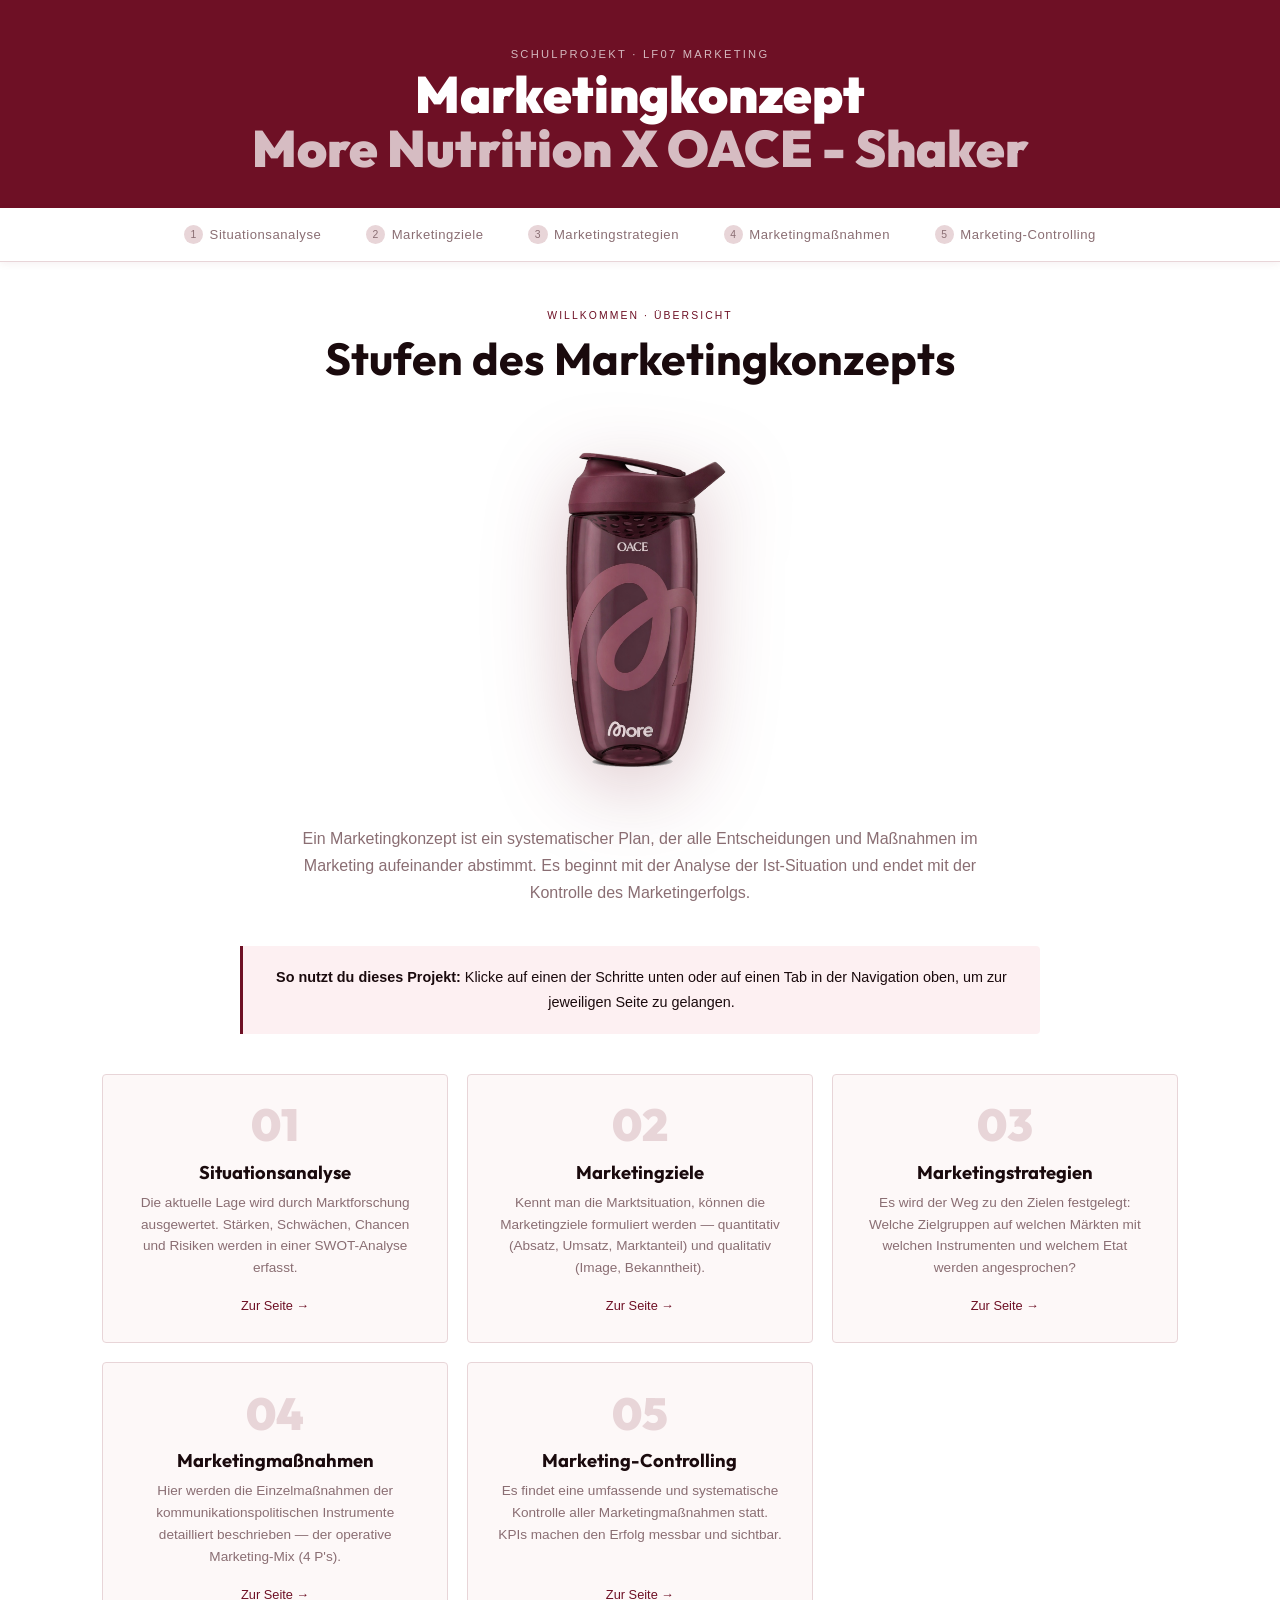
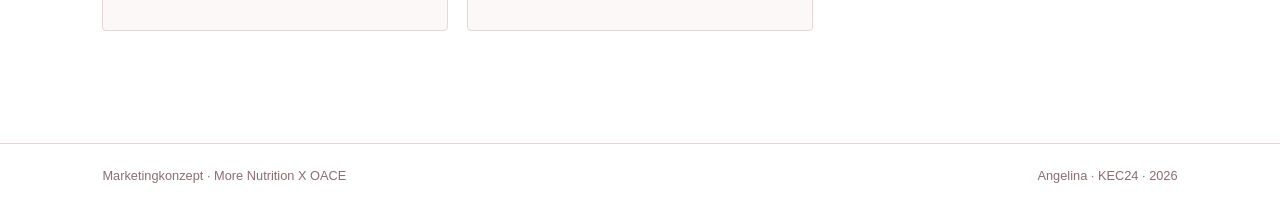
<file: index.html>
<!DOCTYPE html>
<html lang="de">
<head>
  <meta charset="UTF-8"/>
  <meta name="viewport" content="width=device-width, initial-scale=1.0"/>
  <title>Marketingkonzept – Startseite</title>
  <link rel="stylesheet" href="design.css"/>
</head>
<body>

<header>
  <div class="header-left">
    <p class="label">Schulprojekt · LF07 Marketing</p>
    <a href="index.html" style="text-decoration:none;">
      <h1>Marketingkonzept<br/><span>More Nutrition X OACE - Shaker</span></h1>
    </a>
  </div>
</header>
  
<nav class="page-nav">
  <a href="Situationsanalyse.html"     class="nav-link"><span class="nav-number">1</span>Situationsanalyse</a>
  <a href="Marketingziele.html"        class="nav-link"><span class="nav-number">2</span>Marketingziele</a>
  <a href="Marketingstrategien.html"   class="nav-link"><span class="nav-number">3</span>Marketingstrategien</a>
  <a href="Marketingmassnahmen.html"   class="nav-link"><span class="nav-number">4</span>Marketingmaßnahmen</a>
  <a href="Marketing-Controlling.html" class="nav-link"><span class="nav-number">5</span>Marketing-Controlling</a>
</nav>

<main>
  <div class="section-header">
    <p class="section-tag">Willkommen · Übersicht</p>
    <h2 class="section-title">Stufen des Marketingkonzepts</h2>
    <div class="shaker-wrapper">
      <img src="shaker.png" alt="More x OACE Shaker"/>
    </div>
    <p class="section-lead">Ein Marketingkonzept ist ein systematischer Plan, der alle Entscheidungen und Maßnahmen im Marketing aufeinander abstimmt. Es beginnt mit der Analyse der Ist-Situation und endet mit der Kontrolle des Marketingerfolgs.</p>
  </div>

  <div class="highlight">
    <strong>So nutzt du dieses Projekt:</strong> Klicke auf einen der Schritte unten oder auf einen Tab in der Navigation oben, um zur jeweiligen Seite zu gelangen.
  </div>

  <div class="steps-overview">

    <a href="Situationsanalyse.html" class="step-card">
      <span class="step-num">01</span>
      <h3>Situationsanalyse</h3>
      <p>Die aktuelle Lage wird durch Marktforschung ausgewertet. Stärken, Schwächen, Chancen und Risiken werden in einer SWOT-Analyse erfasst.</p>
      <span class="step-link">Zur Seite →</span>
    </a>

    <a href="Marketingziele.html" class="step-card">
      <span class="step-num">02</span>
      <h3>Marketingziele</h3>
      <p>Kennt man die Marktsituation, können die Marketingziele formuliert werden — quantitativ (Absatz, Umsatz, Marktanteil) und qualitativ (Image, Bekanntheit).</p>
      <span class="step-link">Zur Seite →</span>
    </a>

    <a href="Marketingstrategien.html" class="step-card">
      <span class="step-num">03</span>
      <h3>Marketingstrategien</h3>
      <p>Es wird der Weg zu den Zielen festgelegt: Welche Zielgruppen auf welchen Märkten mit welchen Instrumenten und welchem Etat werden angesprochen?</p>
      <span class="step-link">Zur Seite →</span>
    </a>

    <a href="Marketingmassnahmen.html" class="step-card">
      <span class="step-num">04</span>
      <h3>Marketingmaßnahmen</h3>
      <p>Hier werden die Einzelmaßnahmen der kommunikationspolitischen Instrumente detailliert beschrieben — der operative Marketing-Mix (4 P's).</p>
      <span class="step-link">Zur Seite →</span>
    </a>

    <a href="Marketing-Controlling.html" class="step-card">
      <span class="step-num">05</span>
      <h3>Marketing-Controlling</h3>
      <p>Es findet eine umfassende und systematische Kontrolle aller Marketingmaßnahmen statt. KPIs machen den Erfolg messbar und sichtbar.</p>
      <span class="step-link">Zur Seite →</span>
    </a>

  </div>
</main>
<footer>
  <span>Marketingkonzept · More Nutrition X OACE</span>
  <span>Angelina · KEC24 · 2026</span>
</footer>
</body>
</html>
</file>
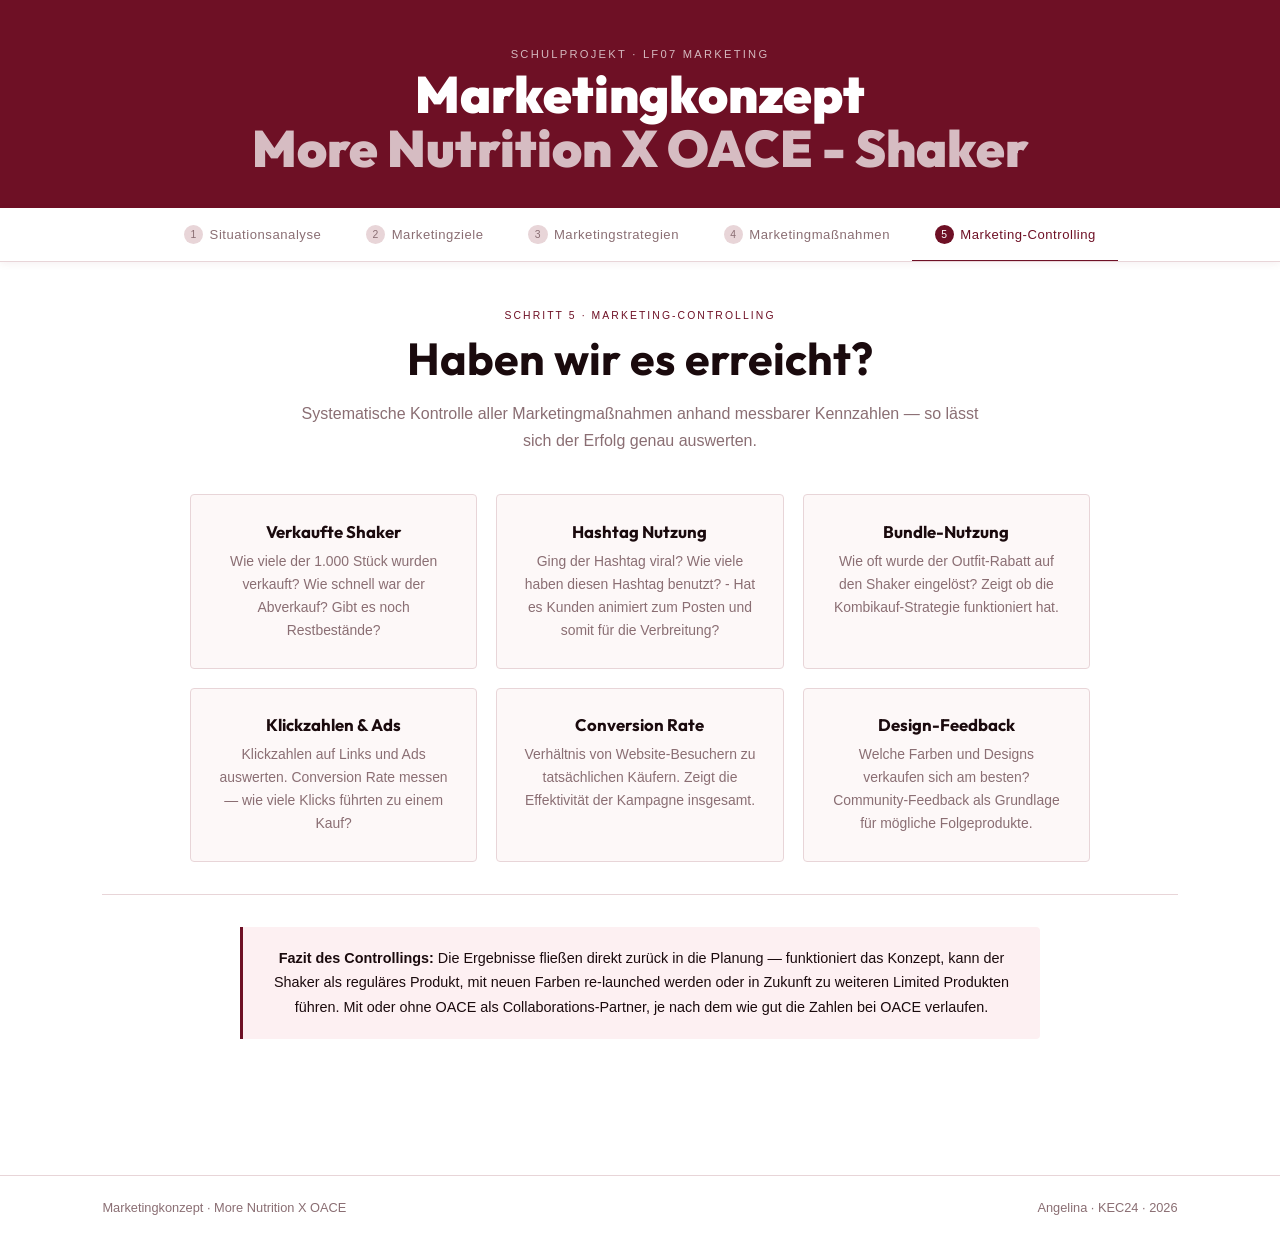
<file: Marketing-Controlling.html>
<!DOCTYPE html>
<html lang="de">
<head>
  <meta charset="UTF-8"/>
  <meta name="viewport" content="width=device-width, initial-scale=1.0"/>
  <title>Marketing-Controlling – Marketingkonzept</title>
  <link rel="stylesheet" href="design.css"/>
</head>
<body>

<header>
  <div class="header-left">
    <p class="label">Schulprojekt · LF07 Marketing</p>
    <a href="index.html" style="text-decoration:none;">
      <h1>Marketingkonzept<br/><span>More Nutrition X OACE - Shaker</span></h1>
    </a>
  </div>
</header>

<nav class="page-nav">
  <a href="Situationsanalyse.html"     class="nav-link"><span class="nav-number">1</span>Situationsanalyse</a>
  <a href="Marketingziele.html"        class="nav-link"><span class="nav-number">2</span>Marketingziele</a>
  <a href="Marketingstrategien.html"   class="nav-link"><span class="nav-number">3</span>Marketingstrategien</a>
  <a href="Marketingmassnahmen.html"   class="nav-link"><span class="nav-number">4</span>Marketingmaßnahmen</a>
  <a href="Marketing-Controlling.html" class="nav-link active"><span class="nav-number">5</span>Marketing-Controlling</a>
</nav>

<main>
  <div class="section-header">
  <p class="section-tag">Schritt 5 · Marketing-Controlling</p>
  <h2 class="section-title">Haben wir es erreicht?</h2>
  <p class="section-lead">Systematische Kontrolle aller Marketingmaßnahmen anhand messbarer Kennzahlen — so lässt sich der Erfolg genau auswerten.</p>
</div>

<div class="card-grid">
  <div class="card">
    <h3>Verkaufte Shaker</h3>
    <p>Wie viele der 1.000 Stück wurden verkauft? Wie schnell war der Abverkauf? Gibt es noch Restbestände?</p>
  </div>
  <div class="card">
    <h3>Hashtag Nutzung</h3>
    <p>Ging der Hashtag viral? Wie viele haben diesen Hashtag benutzt? - Hat es Kunden animiert zum Posten und somit für die Verbreitung?</p>
  </div>
  <div class="card">
    <h3>Bundle-Nutzung</h3>
    <p>Wie oft wurde der Outfit-Rabatt auf den Shaker eingelöst? Zeigt ob die Kombikauf-Strategie funktioniert hat.</p>
  </div>
  <div class="card">
    <h3>Klickzahlen & Ads</h3>
    <p>Klickzahlen auf Links und Ads auswerten. Conversion Rate messen — wie viele Klicks führten zu einem Kauf?</p>
  </div>
  <div class="card">
    <h3>Conversion Rate</h3>
    <p>Verhältnis von Website-Besuchern zu tatsächlichen Käufern. Zeigt die Effektivität der Kampagne insgesamt.</p>
  </div>
  <div class="card">
    <h3>Design-Feedback</h3>
    <p>Welche Farben und Designs verkaufen sich am besten? Community-Feedback als Grundlage für mögliche Folgeprodukte.</p>
  </div>
</div>

<hr class="divider"/>

<div class="highlight">
  <strong>Fazit des Controllings:</strong> Die Ergebnisse fließen direkt zurück in die Planung — funktioniert das Konzept, kann der Shaker als reguläres Produkt, mit neuen Farben re-launched werden oder in Zukunft zu weiteren Limited Produkten führen. Mit oder ohne OACE als Collaborations-Partner, je nach dem wie gut die Zahlen bei OACE verlaufen.
</div>
  </main>
<footer>
  <span>Marketingkonzept · More Nutrition X OACE</span>
  <span>Angelina · KEC24 · 2026</span>
</footer>
</body>
</html>
</file>
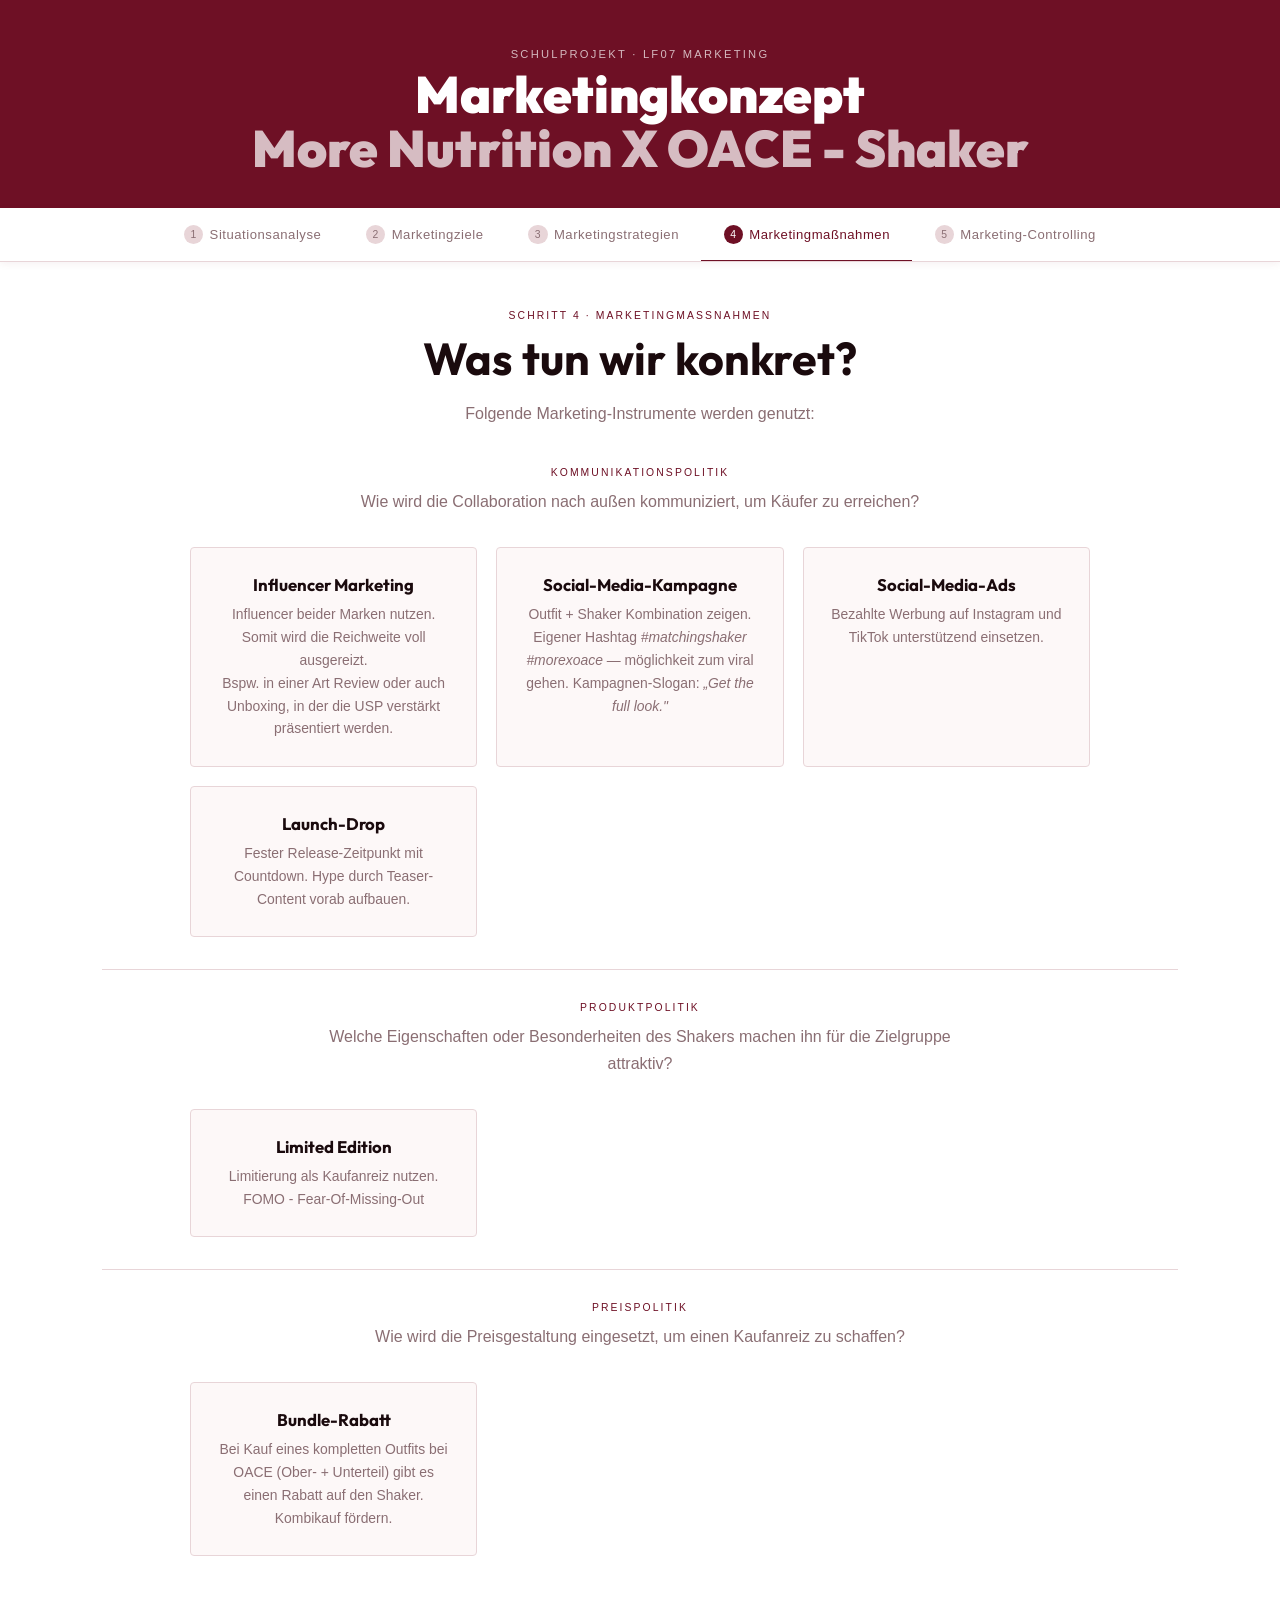
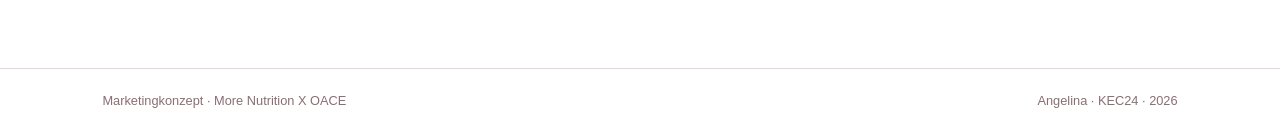
<file: Marketingmassnahmen.html>
<!DOCTYPE html>
<html lang="de">
<head>
  <meta charset="UTF-8"/>
  <meta name="viewport" content="width=device-width, initial-scale=1.0"/>
  <title>Marketingmaßnahmen – Marketingkonzept</title>
  <link rel="stylesheet" href="design.css"/>
</head>
<body>

<header>
  <div class="header-left">
    <p class="label">Schulprojekt · LF07 Marketing</p>
    <a href="index.html" style="text-decoration:none;">
      <h1>Marketingkonzept<br/><span>More Nutrition X OACE - Shaker</span></h1>
    </a>
  </div>
</header>
  
<nav class="page-nav">
  <a href="Situationsanalyse.html"     class="nav-link"><span class="nav-number">1</span>Situationsanalyse</a>
  <a href="Marketingziele.html"        class="nav-link"><span class="nav-number">2</span>Marketingziele</a>
  <a href="Marketingstrategien.html"   class="nav-link"><span class="nav-number">3</span>Marketingstrategien</a>
  <a href="Marketingmassnahmen.html"   class="nav-link active"><span class="nav-number">4</span>Marketingmaßnahmen</a>
  <a href="Marketing-Controlling.html" class="nav-link"><span class="nav-number">5</span>Marketing-Controlling</a>
</nav>

<main>
 <div class="section-header">
  <p class="section-tag">Schritt 4 · Marketingmaßnahmen</p>
  <h2 class="section-title">Was tun wir konkret?</h2>
  <p class="section-lead">Folgende Marketing-Instrumente werden genutzt:</p>
</div>

<p class="section-tag">Kommunikationspolitik</p>
  <p class="section-lead">Wie wird die Collaboration nach außen kommuniziert, um Käufer zu erreichen?</p>
<div class="card-grid">
  <div class="card">
    <h3>Influencer Marketing</h3>
    <p>Influencer beider Marken nutzen. Somit wird die Reichweite voll ausgereizt.<br>Bspw. in einer Art Review oder auch Unboxing, in der die USP verstärkt präsentiert werden.</p>
  </div>
  <div class="card">
    <h3>Social-Media-Kampagne</h3>
    <p>Outfit + Shaker Kombination zeigen. Eigener Hashtag <em>#matchingshaker #morexoace</em> — möglichkeit zum viral gehen. Kampagnen-Slogan: <em>„Get the full look."</em></p>
  </div>
  <div class="card">
    <h3>Social-Media-Ads</h3>
    <p>Bezahlte Werbung auf Instagram und TikTok unterstützend einsetzen.</p>
  </div>
  <div class="card">
    <h3>Launch-Drop</h3>
    <p>Fester Release-Zeitpunkt mit Countdown. Hype durch Teaser-Content vorab aufbauen.</p>
  </div>
</div>
  <hr class="divider"/>
<p class="section-tag">Produktpolitik</p>
  <p class="section-lead">Welche Eigenschaften oder Besonderheiten des Shakers machen ihn für die Zielgruppe attraktiv?</p>
  <div class="card-grid">
  <div class="card">
    <h3>Limited Edition</h3>
    <p>Limitierung als Kaufanreiz nutzen. <br> FOMO - Fear-Of-Missing-Out</p>
  </div>
  </div>
  <hr class="divider"/>
<p class="section-tag">Preispolitik</p>
  <p class="section-lead">Wie wird die Preisgestaltung eingesetzt, um einen Kaufanreiz zu schaffen?</p>
  <div class="card-grid">
  <div class="card">
    <h3>Bundle-Rabatt</h3>
    <p>Bei Kauf eines kompletten Outfits bei OACE (Ober- + Unterteil) gibt es einen Rabatt auf den Shaker. Kombikauf fördern.</p>
  </div>
  </div>
</main>
<footer>
  <span>Marketingkonzept · More Nutrition X OACE</span>
  <span>Angelina · KEC24 · 2026</span>
</footer>
</body>
</html>
</file>
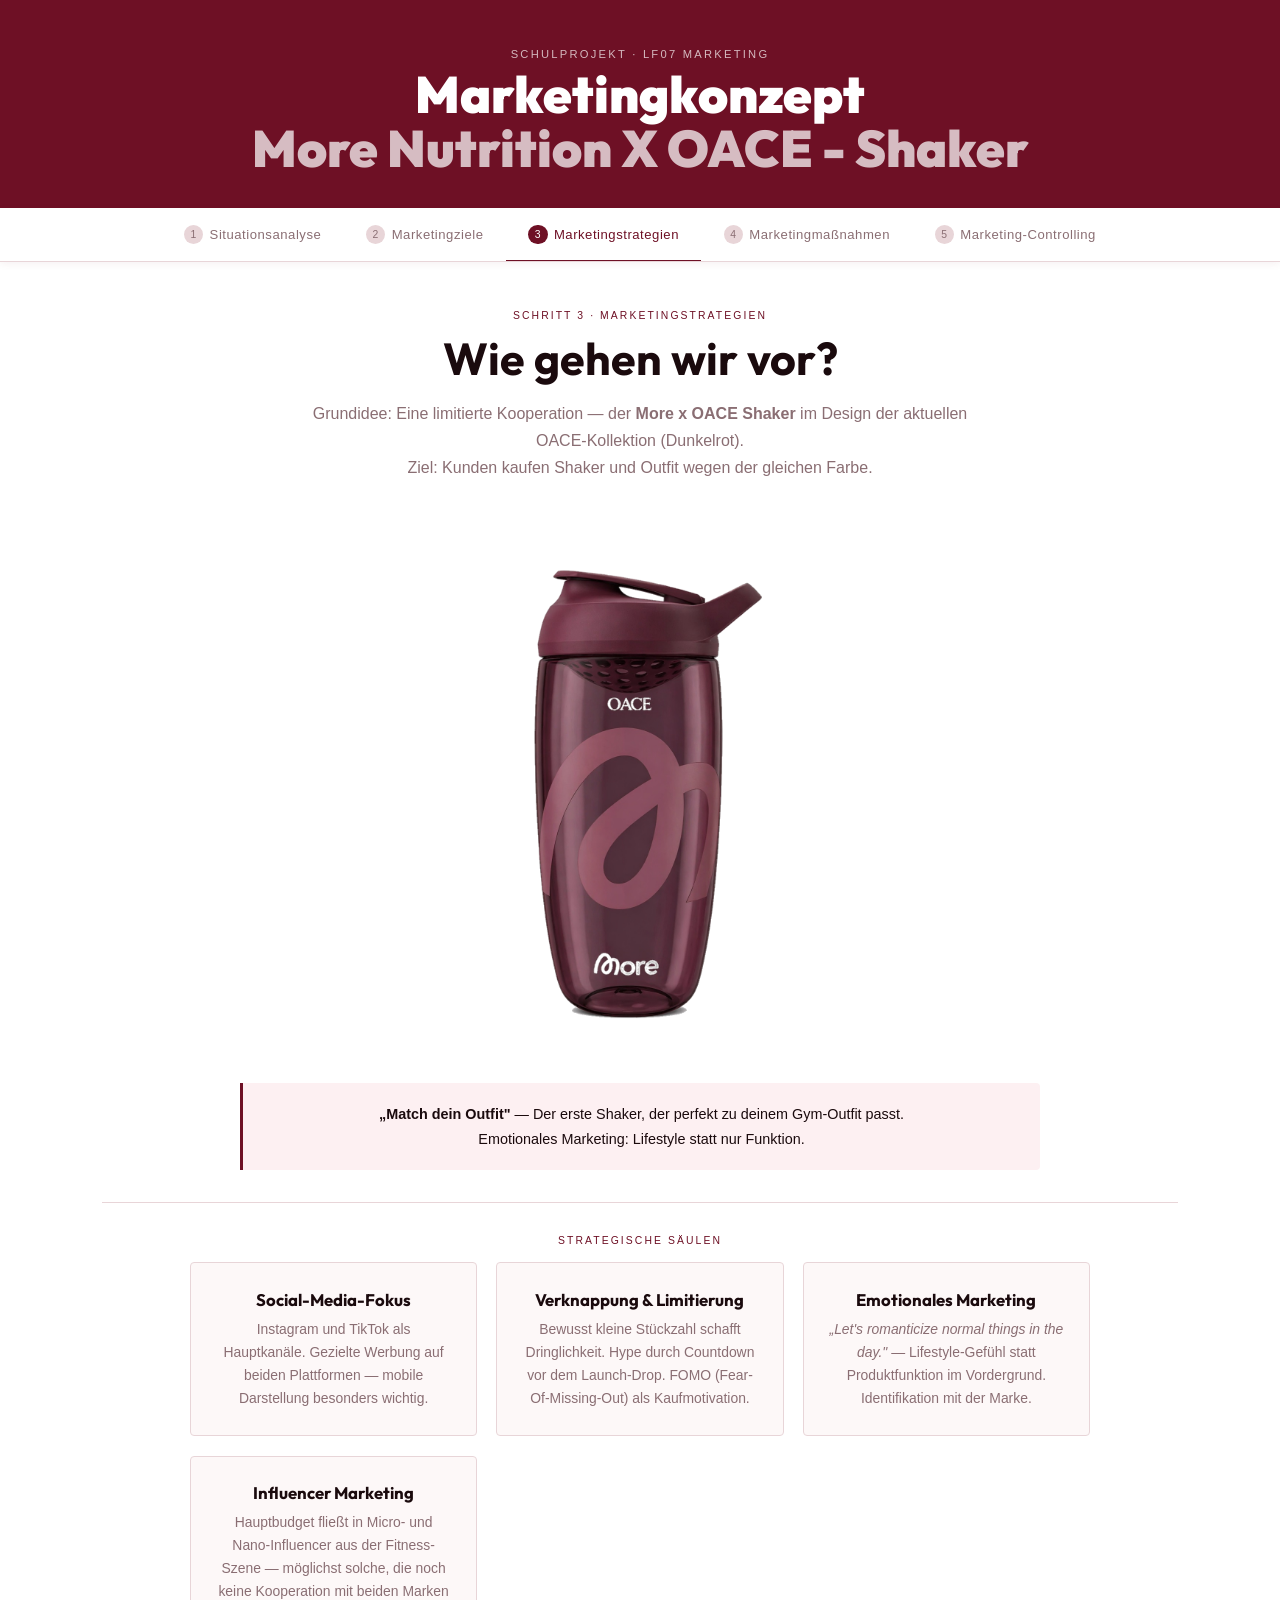
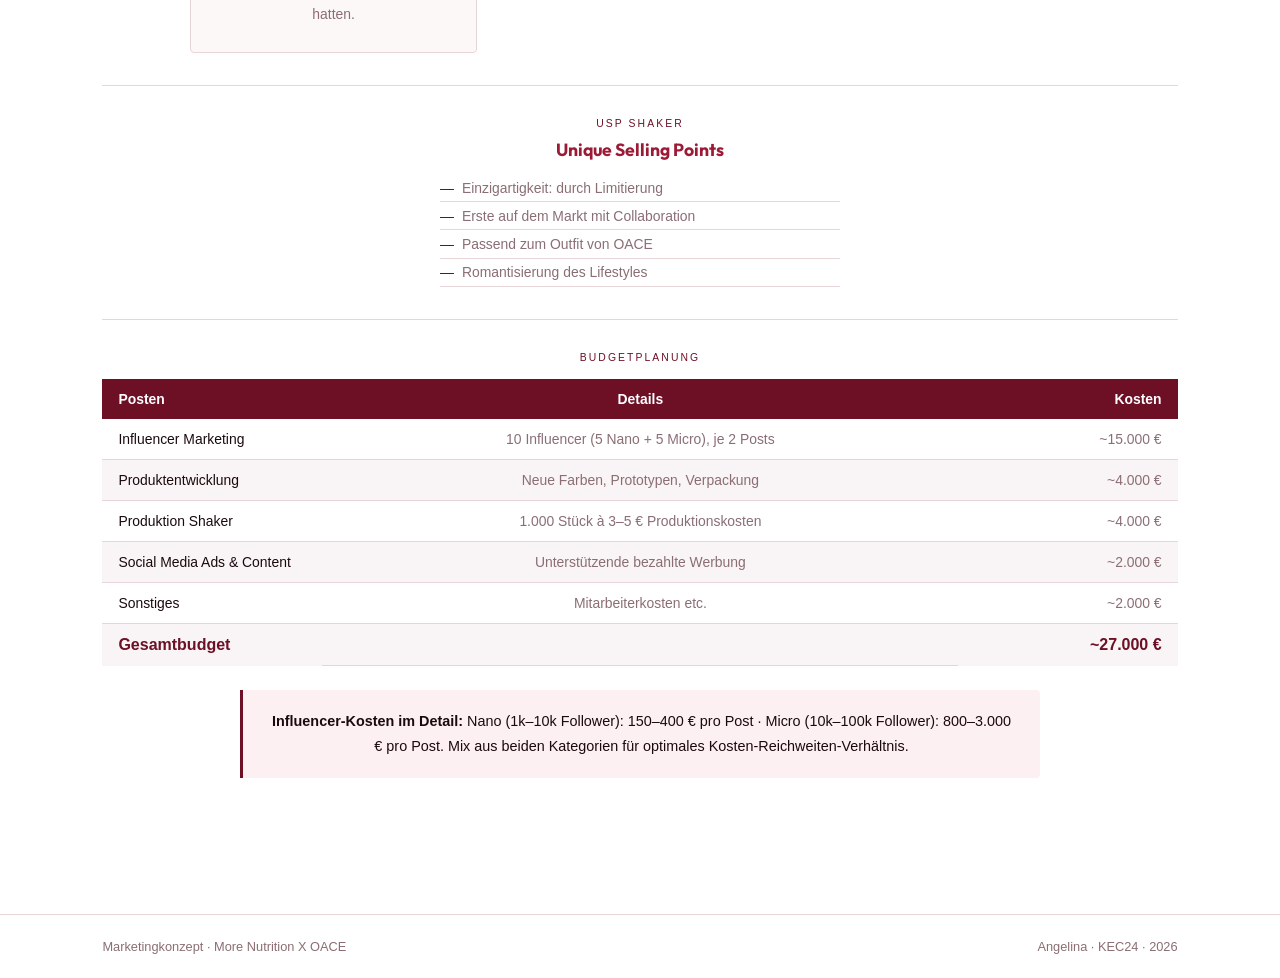
<file: Marketingstrategien.html>
<!DOCTYPE html>
<html lang="de">
<head>
  <meta charset="UTF-8"/>
  <meta name="viewport" content="width=device-width, initial-scale=1.0"/>
  <title>Marketingstrategien – Marketingkonzept</title>
  <link rel="stylesheet" href="design.css"/>
</head>
<body>

<header>
  <div class="header-left">
    <p class="label">Schulprojekt · LF07 Marketing</p>
    <a href="index.html" style="text-decoration:none;">
      <h1>Marketingkonzept<br/><span>More Nutrition X OACE - Shaker</span></h1>
    </a>
  </div>
</header>

<nav class="page-nav">
  <a href="Situationsanalyse.html"     class="nav-link"><span class="nav-number">1</span>Situationsanalyse</a>
  <a href="Marketingziele.html"        class="nav-link"><span class="nav-number">2</span>Marketingziele</a>
  <a href="Marketingstrategien.html"   class="nav-link active"><span class="nav-number">3</span>Marketingstrategien</a>
  <a href="Marketingmassnahmen.html"   class="nav-link"><span class="nav-number">4</span>Marketingmaßnahmen</a>
  <a href="Marketing-Controlling.html" class="nav-link"><span class="nav-number">5</span>Marketing-Controlling</a>
</nav>

<main>
  <div class="section-header">
  <p class="section-tag">Schritt 3 · Marketingstrategien</p>
  <h2 class="section-title">Wie gehen wir vor?</h2>
  <p class="section-lead">Grundidee: Eine limitierte Kooperation — der <strong>More x OACE Shaker</strong> im Design der aktuellen OACE-Kollektion (Dunkelrot). <br>Ziel: Kunden kaufen Shaker und Outfit wegen der gleichen Farbe.</p>
</div>
  
<img src="shaker.png" alt="More x OACE Shaker" style="max-width:400px;width:100%;">
  
<div class="highlight">
  <strong>„Match dein Outfit"</strong> — Der erste Shaker, der perfekt zu deinem Gym-Outfit passt. <br>Emotionales Marketing: Lifestyle statt nur Funktion.
</div>

<hr class="divider"/>
<p class="section-tag">Strategische Säulen</p>

<div class="card-grid" style="margin-top:1rem;">
  <div class="card">
    <h3>Social-Media-Fokus</h3>
    <p>Instagram und TikTok als Hauptkanäle. Gezielte Werbung auf beiden Plattformen — mobile Darstellung besonders wichtig.</p>
  </div>
  <div class="card">
    <h3>Verknappung & Limitierung</h3>
    <p>Bewusst kleine Stückzahl schafft Dringlichkeit. Hype durch Countdown vor dem Launch-Drop. FOMO (Fear-Of-Missing-Out) als Kaufmotivation.</p>
  </div>
  <div class="card">
    <h3>Emotionales Marketing</h3>
    <p><em>„Let's romanticize normal things in the day."</em> — Lifestyle-Gefühl statt Produktfunktion im Vordergrund. Identifikation mit der Marke.</p>
  </div>
  <div class="card">
    <h3>Influencer Marketing</h3>
    <p>Hauptbudget fließt in Micro- und Nano-Influencer aus der Fitness-Szene — möglichst solche, die noch keine Kooperation mit beiden Marken hatten.</p>
  </div>
</div>

<hr class="divider"/>
<p class="section-tag">USP Shaker</p>
  <div class="col-block">
    <h3>Unique Selling Points</h3>
    <ul class="col-USP">
      <li>Einzigartigkeit: durch Limitierung</li>
      <li>Erste auf dem Markt mit Collaboration</li>
      <li>Passend zum Outfit von OACE</li>
      <li>Romantisierung des Lifestyles</li>
    </ul>
  </div>
  
<hr class="divider"/>
<p class="section-tag">Budgetplanung</p>

<div class="budget-wrapper">
  <table class="budget-table">
    <thead>
      <tr>
        <th>Posten</th>
        <th>Details</th>
        <th>Kosten</th>
      </tr>
    </thead>
    <tbody>
      <tr>
        <td>Influencer Marketing</td>
        <td>10 Influencer (5 Nano + 5 Micro), je 2 Posts</td>
        <td>~15.000 €</td>
      </tr>
      <tr>
        <td>Produktentwicklung</td>
        <td>Neue Farben, Prototypen, Verpackung</td>
        <td>~4.000 €</td>
      </tr>
      <tr>
        <td>Produktion Shaker</td>
        <td>1.000 Stück à 3–5 € Produktionskosten</td>
        <td>~4.000 €</td>
      </tr>
      <tr>
        <td>Social Media Ads & Content</td>
        <td>Unterstützende bezahlte Werbung</td>
        <td>~2.000 €</td>
      </tr>
      <tr>
        <td>Sonstiges</td>
        <td>Mitarbeiterkosten etc.</td>
        <td>~2.000 €</td>
      </tr>
      <tr class="total">
        <td>Gesamtbudget</td>
        <td></td>
        <td>~27.000 €</td>
      </tr>
    </tbody>
  </table>
</div>

<div class="highlight" style="margin-top:1.5rem;">
  <strong>Influencer-Kosten im Detail:</strong> Nano (1k–10k Follower): 150–400 € pro Post · Micro (10k–100k Follower): 800–3.000 € pro Post. Mix aus beiden Kategorien für optimales Kosten-Reichweiten-Verhältnis.
</div>
  </main>
<footer>
  <span>Marketingkonzept · More Nutrition X OACE</span>
  <span>Angelina · KEC24 · 2026</span>
</footer>
</body>
</html>
</file>
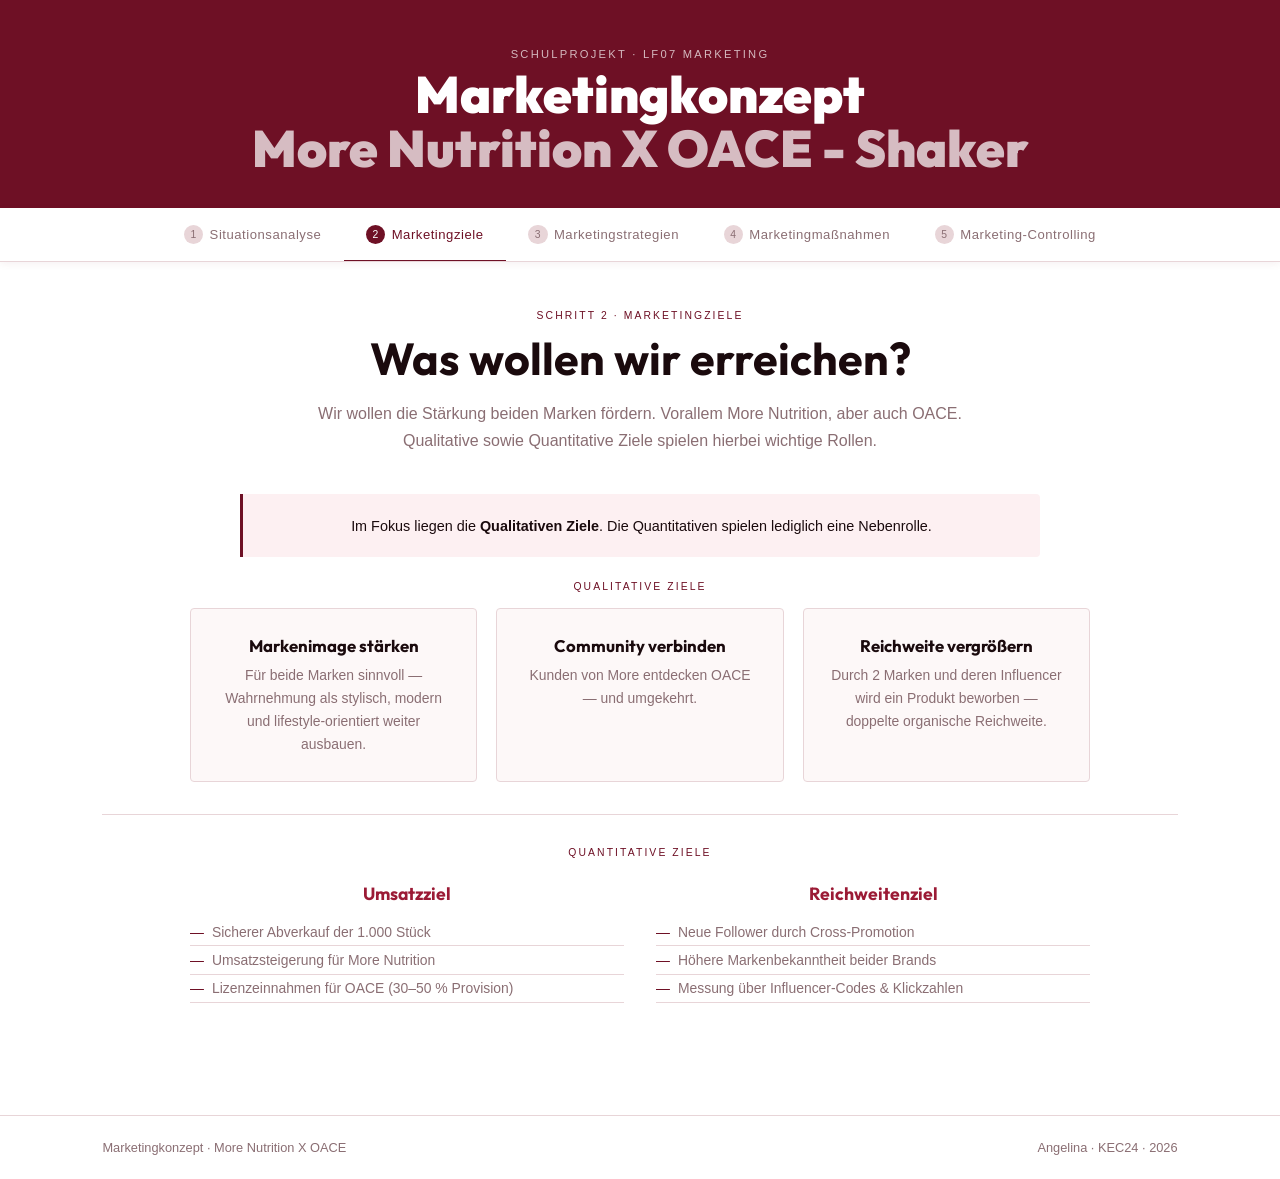
<file: Marketingziele.html>
<!DOCTYPE html>
<html lang="de">
<head>
  <meta charset="UTF-8"/>
  <meta name="viewport" content="width=device-width, initial-scale=1.0"/>
  <title>Marketingziele – Marketingkonzept</title>
  <link rel="stylesheet" href="design.css"/>
</head>
<body>

<header>
  <div class="header-left">
    <p class="label">Schulprojekt · LF07 Marketing</p>
    <a href="index.html" style="text-decoration:none;">
      <h1>Marketingkonzept<br/><span>More Nutrition X OACE - Shaker</span></h1>
    </a>
  </div>
</header>

<nav class="page-nav">
  <a href="Situationsanalyse.html"     class="nav-link"><span class="nav-number">1</span>Situationsanalyse</a>
  <a href="Marketingziele.html"        class="nav-link active"><span class="nav-number">2</span>Marketingziele</a>
  <a href="Marketingstrategien.html"   class="nav-link"><span class="nav-number">3</span>Marketingstrategien</a>
  <a href="Marketingmassnahmen.html"   class="nav-link"><span class="nav-number">4</span>Marketingmaßnahmen</a>
  <a href="Marketing-Controlling.html" class="nav-link"><span class="nav-number">5</span>Marketing-Controlling</a>
</nav>

<main>
  <div class="section-header">
  <p class="section-tag">Schritt 2 · Marketingziele</p>
  <h2 class="section-title">Was wollen wir erreichen?</h2>
  <p class="section-lead">Wir wollen die Stärkung beiden Marken fördern. Vorallem More Nutrition, aber auch OACE. Qualitative sowie Quantitative Ziele spielen hierbei wichtige Rollen.</p>
</div>
  
<div class="highlight" style="margin-top:1rem;">
  Im Fokus liegen die <b>Qualitativen Ziele</b>. Die Quantitativen spielen lediglich eine Nebenrolle.
</div>

<p class="section-tag">Qualitative Ziele</p>

<div class="card-grid" style="margin-top:1rem;">
  <div class="card">
    <h3>Markenimage stärken</h3>
    <p>Für beide Marken sinnvoll — Wahrnehmung als stylisch, modern und lifestyle-orientiert weiter ausbauen.</p>
  </div>
  <div class="card">
    <h3>Community verbinden</h3>
    <p>Kunden von More entdecken OACE — und umgekehrt.</p>
  </div>
  <div class="card">
    <h3>Reichweite vergrößern</h3>
    <p>Durch 2 Marken und deren Influencer wird ein Produkt beworben — doppelte organische Reichweite.</p>
  </div>
</div>

<hr class="divider"/>
<p class="section-tag">Quantitative Ziele</p>

<div class="two-col">
  <div class="col-block">
    <h3>Umsatzziel</h3>
    <ul>
      <li>Sicherer Abverkauf der 1.000 Stück</li>
      <li>Umsatzsteigerung für More Nutrition</li>
      <li>Lizenzeinnahmen für OACE (30–50 % Provision)</li>
    </ul>
  </div>
  <div class="col-block">
    <h3>Reichweitenziel</h3>
    <ul>
      <li>Neue Follower durch Cross-Promotion</li>
      <li>Höhere Markenbekanntheit beider Brands</li>
      <li>Messung über Influencer-Codes & Klickzahlen</li>
    </ul>
  </div>
</div>
  </main>
<footer>
  <span>Marketingkonzept · More Nutrition X OACE</span>
  <span>Angelina · KEC24 · 2026</span>
</footer>
</body>
</html>
</file>
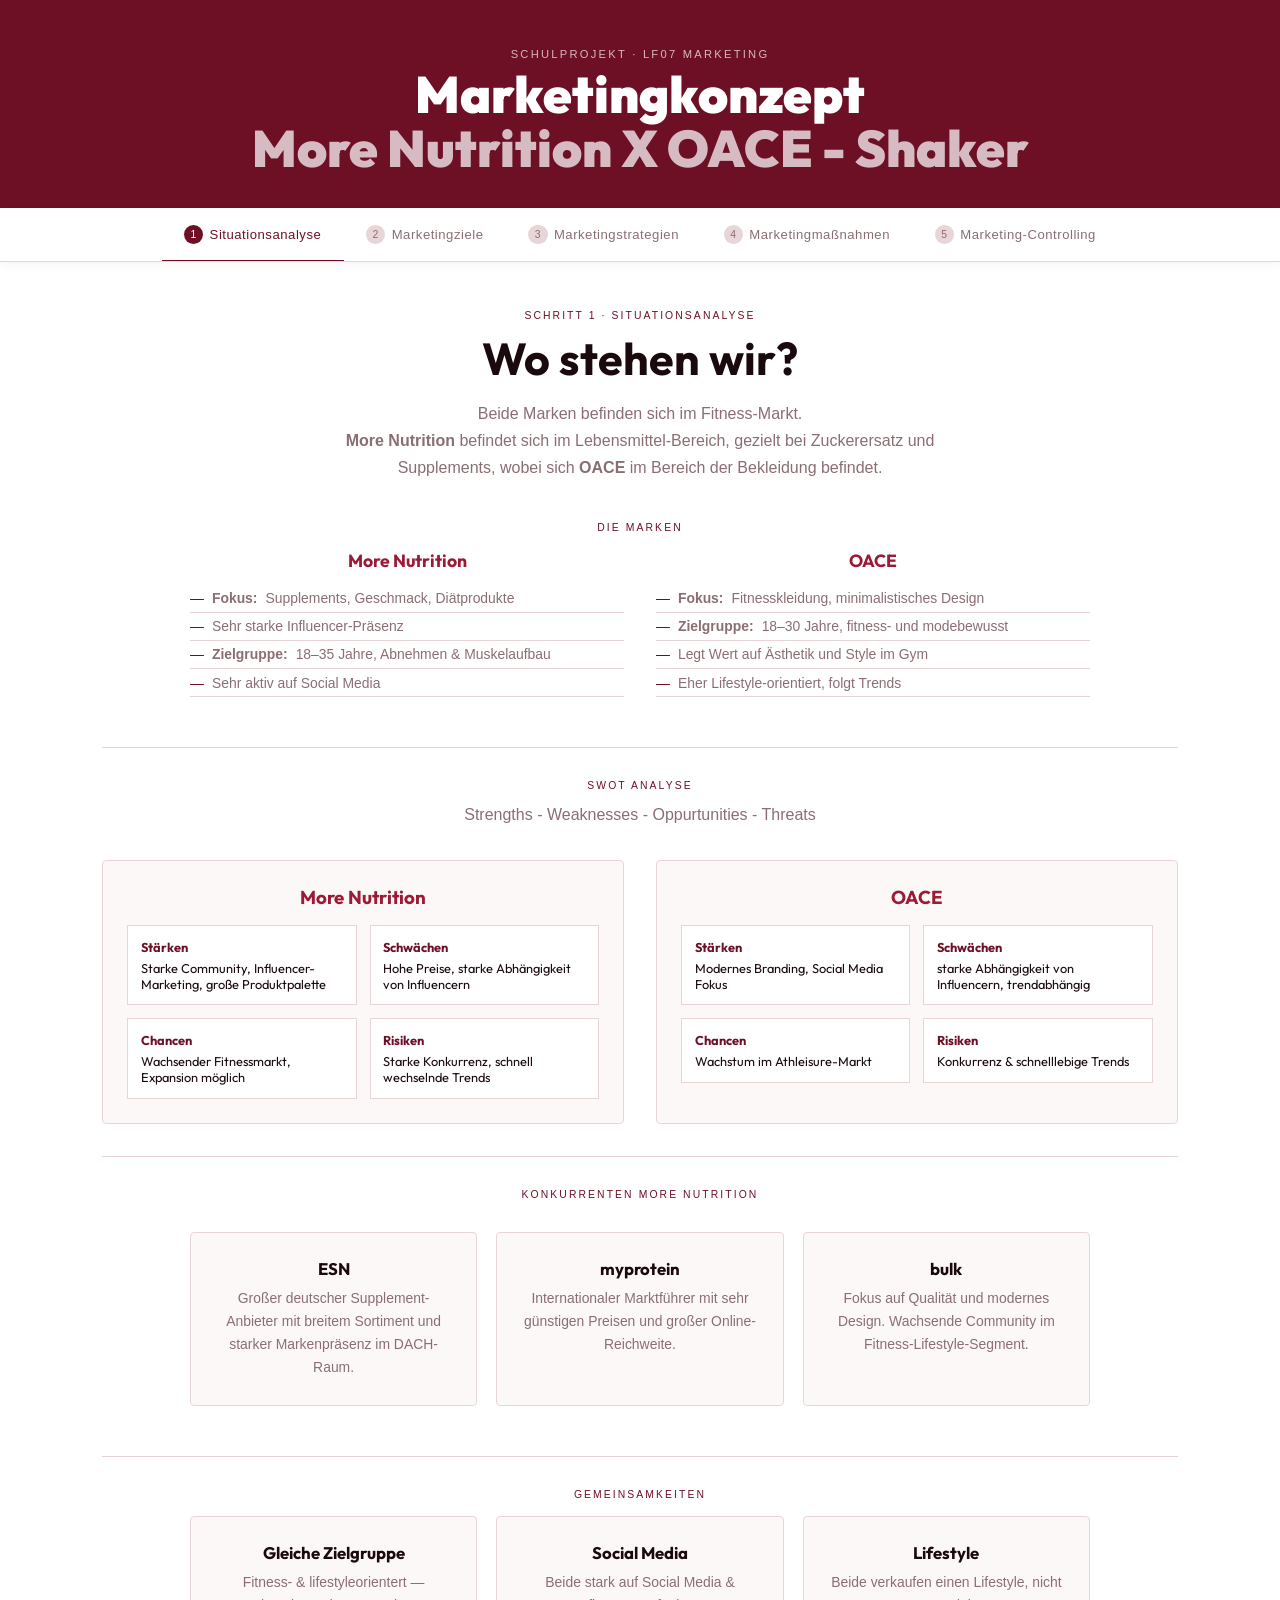
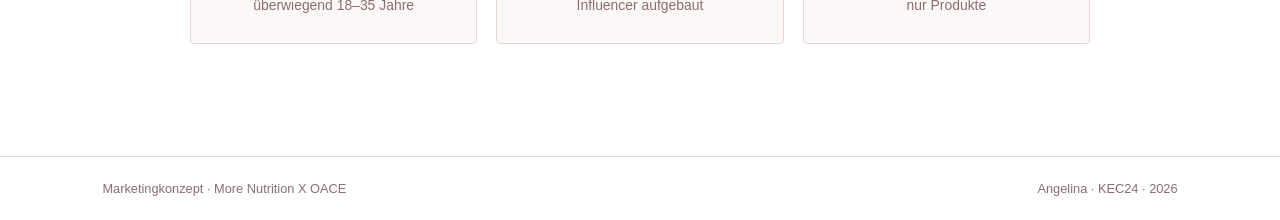
<file: Situationsanalyse.html>
<!DOCTYPE html>
<html lang="de">
<head>
  <meta charset="UTF-8"/>
  <meta name="viewport" content="width=device-width, initial-scale=1.0"/>
  <title>Situationsanalyse – Marketingkonzept</title>
  <link rel="stylesheet" href="design.css"/>
</head>
<body>

<header>
  <div class="header-left">
    <p class="label">Schulprojekt · LF07 Marketing</p>
    <a href="index.html" style="text-decoration:none;">
      <h1>Marketingkonzept<br/><span>More Nutrition X OACE - Shaker</span></h1>
    </a>
  </div>
</header>

<nav class="page-nav">
  <a href="Situationsanalyse.html"     class="nav-link active"><span class="nav-number">1</span>Situationsanalyse</a>
  <a href="Marketingziele.html"        class="nav-link"><span class="nav-number">2</span>Marketingziele</a>
  <a href="Marketingstrategien.html"   class="nav-link"><span class="nav-number">3</span>Marketingstrategien</a>
  <a href="Marketingmassnahmen.html"   class="nav-link"><span class="nav-number">4</span>Marketingmaßnahmen</a>
  <a href="Marketing-Controlling.html" class="nav-link"><span class="nav-number">5</span>Marketing-Controlling</a>
</nav>

<main>
  <div class="section-header">
  <p class="section-tag">Schritt 1 · Situationsanalyse</p>
  <h2 class="section-title">Wo stehen wir?</h2>
  <p class="section-lead">Beide Marken befinden sich im Fitness-Markt.<br>
    <b>More Nutrition</b> befindet sich im Lebensmittel-Bereich, gezielt bei Zuckerersatz und Supplements, wobei sich <b>OACE</b> im Bereich der Bekleidung befindet.</p>
  </div>
  
<p class="section-tag">Die Marken</p>

<div class="two-col" style="margin-top:1rem;">
  <div class="col-block">
    <h3>More Nutrition</h3>
    <ul>
      <li><b>Fokus:</b> Supplements, Geschmack, Diätprodukte</li>
      <li>Sehr starke Influencer-Präsenz</li>
      <li><b>Zielgruppe:</b> 18–35 Jahre, Abnehmen & Muskelaufbau</li>
      <li>Sehr aktiv auf Social Media</li>
    </ul>
  </div>
  <div class="col-block">
    <h3>OACE</h3>
    <ul>
      <li><b>Fokus:</b> Fitnesskleidung, minimalistisches Design</li>
      <li><b>Zielgruppe:</b> 18–30 Jahre, fitness- und modebewusst</li>
      <li>Legt Wert auf Ästhetik und Style im Gym</li>
      <li>Eher Lifestyle-orientiert, folgt Trends</li>
    </ul>
  </div>
</div>
<br>
  
<hr class="divider"/>
  <p class="section-tag">SWOT Analyse</p>
    <p class="section-lead">Strengths - Weaknesses - Oppurtunities - Threats</p>
<div class="swot-container">

  <!-- MORE -->
  <div class="company-box">
    <h3>More Nutrition</h3>
    <div class="swot-grid">
      <div class="swot-item">
        <strong>Stärken</strong>
        Starke Community, Influencer-Marketing, große Produktpalette
      </div>
      <div class="swot-item">
        <strong>Schwächen</strong>
        Hohe Preise, starke Abhängigkeit von Influencern
      </div>
      <div class="swot-item">
        <strong>Chancen</strong>
        Wachsender Fitnessmarkt, Expansion möglich
      </div>
      <div class="swot-item">
        <strong>Risiken</strong>
        Starke Konkurrenz, schnell wechselnde Trends
      </div>
    </div>
  </div>

  <!-- OACE -->
  <div class="company-box">
    <h3>OACE</h3>
    <div class="swot-grid">
      <div class="swot-item">
        <strong>Stärken</strong>
        Modernes Branding, Social Media Fokus
      </div>
      <div class="swot-item">
        <strong>Schwächen</strong>
        starke Abhängigkeit von Influencern, trendabhängig
      </div>
      <div class="swot-item">
        <strong>Chancen</strong>
        Wachstum im Athleisure-Markt
      </div>
      <div class="swot-item">
        <strong>Risiken</strong>
        Konkurrenz & schnelllebige Trends
      </div>
    </div>
  </div>

</div>

<hr class="divider"/>
<p class="section-tag">Konkurrenten More Nutrition</p>

<div class="card-grid">
  <div class="card">
    <h3>ESN</h3>
    <p>Großer deutscher Supplement-Anbieter mit breitem Sortiment und starker Markenpräsenz im DACH-Raum.</p>
  </div>
  <div class="card">
    <h3>myprotein</h3>
    <p>Internationaler Marktführer mit sehr günstigen Preisen und großer Online-Reichweite.</p>
  </div>
  <div class="card">
    <h3>bulk</h3>
    <p>Fokus auf Qualität und modernes Design. Wachsende Community im Fitness-Lifestyle-Segment.</p>
  </div>
</div>
  <br>

<hr class="divider"/>

<p class="section-tag">Gemeinsamkeiten</p>

<div class="card-grid" style="margin-top:1rem;">
  <div class="card">
    <h3>Gleiche Zielgruppe</h3>
    <p>Fitness- & lifestyleorientert — überwiegend 18–35 Jahre</p>
  </div>
  <div class="card">
    <h3>Social Media</h3>
    <p>Beide stark auf Social Media & Influencer aufgebaut</p>
  </div>
  <div class="card">
    <h3>Lifestyle</h3>
    <p>Beide verkaufen einen Lifestyle, nicht nur Produkte</p>
  </div>
</div>
  </main>
<footer>
  <span>Marketingkonzept · More Nutrition X OACE</span>
  <span>Angelina · KEC24 · 2026</span>
</footer>
</body>
</html>
</file>
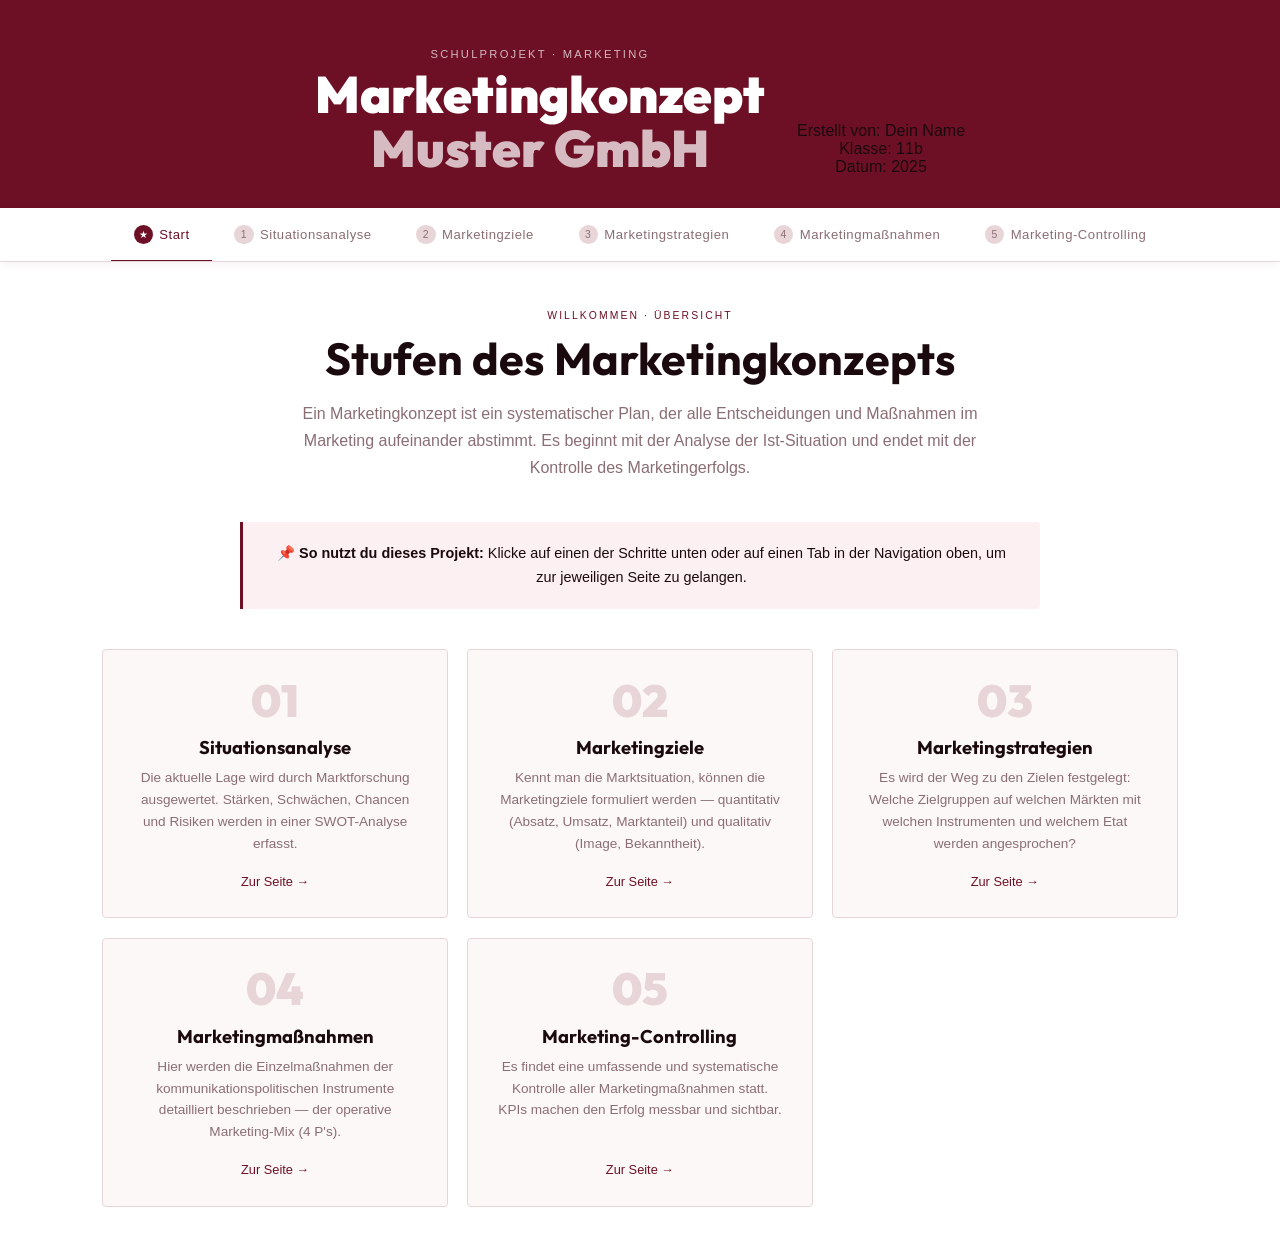
<file: start.html>
<!DOCTYPE html>
<html lang="de">
<head>
  <meta charset="UTF-8"/>
  <meta name="viewport" content="width=device-width, initial-scale=1.0"/>
  <title>Marketingkonzept – Startseite</title>
  <link rel="stylesheet" href="design.css"/>
</head>
<body>

<header>
  <div class="header-left">
    <p class="label">Schulprojekt · Marketing</p>
    <h1>Marketingkonzept<br/><span>Muster GmbH</span></h1>
  </div>
  <div class="header-meta">
    <p>Erstellt von: Dein Name</p>
    <p>Klasse: 11b</p>
    <p>Datum: 2025</p>
  </div>
</header>

<nav class="page-nav">
  <a href="start.html"                 class="nav-link active"><span class="nav-number">★</span>Start</a>
  <a href="Situationsanalyse.html"     class="nav-link"><span class="nav-number">1</span>Situationsanalyse</a>
  <a href="Marketingziele.html"        class="nav-link"><span class="nav-number">2</span>Marketingziele</a>
  <a href="Marketingstrategien.html"   class="nav-link"><span class="nav-number">3</span>Marketingstrategien</a>
  <a href="Marketingmassnahmen.html"   class="nav-link"><span class="nav-number">4</span>Marketingmaßnahmen</a>
  <a href="Marketing-Controlling.html" class="nav-link"><span class="nav-number">5</span>Marketing-Controlling</a>
</nav>

<main>
  <div class="section-header">
    <p class="section-tag">Willkommen · Übersicht</p>
    <h2 class="section-title">Stufen des Marketingkonzepts</h2>
    <p class="section-lead">Ein Marketingkonzept ist ein systematischer Plan, der alle Entscheidungen und Maßnahmen im Marketing aufeinander abstimmt. Es beginnt mit der Analyse der Ist-Situation und endet mit der Kontrolle des Marketingerfolgs.</p>
  </div>

  <div class="highlight">
    📌 <strong>So nutzt du dieses Projekt:</strong> Klicke auf einen der Schritte unten oder auf einen Tab in der Navigation oben, um zur jeweiligen Seite zu gelangen.
  </div>

  <div class="steps-overview">

    <a href="Situationsanalyse.html" class="step-card">
      <span class="step-num">01</span>
      <h3>Situationsanalyse</h3>
      <p>Die aktuelle Lage wird durch Marktforschung ausgewertet. Stärken, Schwächen, Chancen und Risiken werden in einer SWOT-Analyse erfasst.</p>
      <span class="step-link">Zur Seite →</span>
    </a>

    <a href="Marketingziele.html" class="step-card">
      <span class="step-num">02</span>
      <h3>Marketingziele</h3>
      <p>Kennt man die Marktsituation, können die Marketingziele formuliert werden — quantitativ (Absatz, Umsatz, Marktanteil) und qualitativ (Image, Bekanntheit).</p>
      <span class="step-link">Zur Seite →</span>
    </a>

    <a href="Marketingstrategien.html" class="step-card">
      <span class="step-num">03</span>
      <h3>Marketingstrategien</h3>
      <p>Es wird der Weg zu den Zielen festgelegt: Welche Zielgruppen auf welchen Märkten mit welchen Instrumenten und welchem Etat werden angesprochen?</p>
      <span class="step-link">Zur Seite →</span>
    </a>

    <a href="Marketingmassnahmen.html" class="step-card">
      <span class="step-num">04</span>
      <h3>Marketingmaßnahmen</h3>
      <p>Hier werden die Einzelmaßnahmen der kommunikationspolitischen Instrumente detailliert beschrieben — der operative Marketing-Mix (4 P's).</p>
      <span class="step-link">Zur Seite →</span>
    </a>

    <a href="Marketing-Controlling.html" class="step-card">
      <span class="step-num">05</span>
      <h3>Marketing-Controlling</h3>
      <p>Es findet eine umfassende und systematische Kontrolle aller Marketingmaßnahmen statt. KPIs machen den Erfolg messbar und sichtbar.</p>
      <span class="step-link">Zur Seite →</span>
    </a>

  </div>
</main>

</body>
</html>
</file>
<file: design.css>
@import url('https://fonts.googleapis.com/css2?family=Outfit:wght@400;700;900&display=swap');

:root {
  --bg: #ffffff;
  --surface: #f9f4f5;
  --card: #fdf8f8;
  --accent: #6e1025;
  --accent2: #9b1a35;
  --text: #1a0a0d;
  --muted: #8a6e73;
  --border: #e8d5d8;
}

* { margin: 0; padding: 0; box-sizing: border-box; }

body {
  background: var(--bg);
  color: var(--text);
  font-family: 'DM Sans', sans-serif;
  min-height: 100vh;
  justify-content: center;
  text-align: center;
}

/* ── HEADER ── */
header {
  padding: 3rem 4rem 2rem;
  background: var(--accent);
  display: flex;
  align-items: flex-end;
  justify-content: center;
  text-align: center;
  gap: 2rem;
  flex-wrap: wrap;
}
.header-left .label {
  font-size: 0.7rem;
  letter-spacing: 0.2em;
  text-transform: uppercase;
  color: rgba(255,255,255,0.7);
  margin-bottom: 0.5rem;
  justify-content: center;
  text-align: center;
}
.header-left h1 {
  font-family: 'Outfit', sans-serif;
  font-size: clamp(2rem, 4vw, 3.5rem);
  font-weight: 900;
  line-height: 1.05;
  color: #ffffff;
}
.header-left h1 span { color: rgba(255,255,255,0.72); }

header a h1:hover {
  opacity: 0.85;
  cursor: pointer;
}

/* ── NAVIGATION ── */
nav.page-nav {
  display: flex;
  justify-content: center;
  overflow-x: auto;
  padding: 0 4rem;
  border-bottom: 1px solid var(--border);
  scrollbar-width: none;
  background: #fff;
  position: sticky;
  top: 0;
  z-index: 100;
  box-shadow: 0 2px 8px rgba(110,16,37,0.06);
}
nav.page-nav::-webkit-scrollbar { display: none; }

.nav-link {
  flex-shrink: 0;
  padding: 1rem 1.4rem;
  text-decoration: none;
  border-bottom: 2px solid transparent;
  color: var(--muted);
  font-size: 0.82rem;
  font-weight: 500;
  letter-spacing: 0.04em;
  transition: color 0.2s, border-color 0.2s;
  white-space: nowrap;
  position: relative;
  top: 1px;
  display: flex;
  align-items: center;
  gap: 0.4rem;
}
.nav-link:hover { color: var(--text); }
.nav-link.active {
  color: var(--accent);
  border-bottom-color: var(--accent);
}
.nav-number {
  display: inline-flex;
  align-items: center;
  justify-content: center;
  width: 1.2rem;
  height: 1.2rem;
  background: var(--border);
  border-radius: 50%;
  font-size: 0.65rem;
  transition: background 0.2s, color 0.2s;
  flex-shrink: 0;
}
.nav-link.active .nav-number { background: var(--accent); color: #fff; }

/* ── MAIN ── */
main {
  padding: 3rem 8vw;
  max-width: 100%;
  animation: fadeUp 0.4s ease both;
  text-align: center;
  justify-content: center;
}

/* ── SHAKER ── */
.shaker-wrapper {
  animation: tilt-rotate 6s ease-in-out infinite;
  transform-origin: center center;
  width: 60%;
  max-width: 280px;
  margin: 2rem auto;
}

.shaker-wrapper img {
  width: 100%;
  height: auto;
  display: block;
  filter: drop-shadow(0px 20px 40px rgba(110, 16, 37, 0.25));
}

@keyframes tilt-rotate {
  0%   { transform: rotate(-8deg) translateY(0px); }
  25%  { transform: rotate(8deg) translateY(-10px); }
  50%  { transform: rotate(-8deg) translateY(0px); }
  75%  { transform: rotate(8deg) translateY(-10px); }
  100% { transform: rotate(-8deg) translateY(0px); }
}

/* ── ANIMATIONS ── */
@keyframes fadeUp {
  from { opacity: 0; transform: translateY(14px); }
  to   { opacity: 1; transform: translateY(0); }
}
@keyframes fadeDown {
  from { opacity: 0; transform: translateY(-10px); }
  to   { opacity: 1; transform: translateY(0); }
}

/* ── SECTION HEADER ── */
.section-header { 
  margin-bottom: 2.5rem;
  justify-content: center;
  text-align: center;
}
.section-tag {
  font-size: 0.65rem;
  letter-spacing: 0.2em;
  text-transform: uppercase;
  color: var(--accent);
  margin-bottom: 0.6rem;
  display: block;
  text-align: center;
}
.section-title {
  font-family: 'Outfit', sans-serif;
  font-size: clamp(1.9rem, 3.5vw, 2.9rem);
  font-weight: 700;
  color: var(--text);
  margin-bottom: 0.8rem;
}
.section-lead {
  font-size: 1rem;
  color: var(--muted);
  line-height: 1.7;
  max-width: 680px;
  margin: 0 auto;
}

/* ── CARDS ── */
.card-grid {
  display: grid;
  grid-template-columns: repeat(auto-fill, minmax(280px, 1fr));
  gap: 1.2rem;
  margin-top: 2rem;
  align-items: stretch;
  max-width: 900px;
  margin-left: auto;
  margin-right: auto;
}

.card {
  background: var(--card);
  border: 1px solid var(--border);
  border-radius: 4px;
  padding: 1.6rem;
  transition: border-color 0.2s, transform 0.2s;
  text-decoration: none;
  color: inherit;
  display: block;
  height: 100%;
}
.card:hover { border-color: var(--accent); transform: translateY(-2px); }
.card h3 {
  font-family: 'Outfit', sans-serif;
  font-size: 1.05rem;
  margin-bottom: 0.5rem;
  color: var(--text);
}
.card p { font-size: 0.87rem; color: var(--muted); line-height: 1.65; }

/* ── PROSE ── */
.prose {
  font-size: 0.95rem;
  line-height: 1.8;
  color: var(--muted);
  max-width: 720px;
}
.prose + .prose { margin-top: 1.2rem; }

/* ── DIVIDER ── */
.divider { border: none; border-top: 1px solid var(--border); margin: 2rem 0; }

/* ── HIGHLIGHT BOX ── */
.highlight {
  background: #fdf0f2;
  border-left: 3px solid var(--accent);
  border-radius: 0 4px 4px 0;
  padding: 1.2rem 1.5rem;
  margin: 1.5rem auto;
  font-size: 0.9rem;
  color: var(--text);
  line-height: 1.7;
  max-width: 800px;
}

/* ── TWO COL ── */
.two-col { 
  display: grid; 
  grid-template-columns: 1fr 1fr; 
  gap: 2rem; 
  margin-top: 1.5rem;
  max-width: 900px;
  margin-left: auto;
  margin-right: auto;
}
.col-block h3 {
  font-family: 'Outfit', sans-serif;
  font-size: 1.1rem;
  margin-bottom: 0.8rem;
  color: var(--accent2);
}
.col-block ul { list-style: none; padding: 0; }
.col-block ul li {
  font-size: 0.87rem;
  color: var(--muted);
  padding: 0.35rem 0;
  border-bottom: 1px solid var(--border);
  display: flex;
  align-items: flex-start;
  gap: 0.5rem;
}
.col-block ul li::before { content: '—'; color: var(--accent); flex-shrink: 0; }

/* ── ONE COL ── */
.col-USP {
  max-width:400px;
  width:100%;
  display:inline-block;
  text-align:left;
}

/* ── TABELLE BUDGET ── */
.budget-wrapper {
  overflow-x: auto;
  width: 100%;
  margin-top: 1rem;
}

.budget-table {
  width: 100%;
  min-width: 500px;
  border-collapse: collapse;
  font-size: 0.87rem;
}

.budget-table th {
  background: var(--accent);
  color: #fff;
  padding: 0.75rem 1rem;
}

.budget-table th:first-child { text-align: left; width: 220px; }
.budget-table th:nth-child(2) { text-align: center; }
.budget-table th:last-child { text-align: right; }

.budget-table td {
  padding: 0.75rem 1rem;
  border-bottom: 1px solid var(--border);
}

.budget-table td:first-child { color: var(--text); font-weight: 500; text-align: left; width: 220px; }
.budget-table td:nth-child(2) { color: var(--muted); text-align: center; }
.budget-table td:last-child { color: var(--muted); text-align: right; }

.budget-table tr:nth-child(even) td { background: var(--surface); }

.budget-table .total td:first-child { color: var(--accent); font-weight: 700; font-size: 1rem; border-bottom: none; }
.budget-table .total td:last-child { color: var(--accent); font-weight: 700; font-size: 1rem; border-bottom: none; }


/* ── TIMELINE ── */
.timeline { margin-top: 1.5rem; position: relative; padding-left: 1.5rem; border-left: 2px solid var(--border); }
.timeline-item { position: relative; padding: 0 0 2rem 1.5rem; }
.timeline-item::before {
  content: '';
  position: absolute;
  left: -1.57rem; top: 0.3rem;
  width: 0.7rem; height: 0.7rem;
  border-radius: 50%;
  background: var(--accent);
}
.timeline-item:last-child { padding-bottom: 0; }
.timeline-phase {
  font-size: 0.65rem;
  letter-spacing: 0.15em;
  text-transform: uppercase;
  color: var(--accent);
  margin-bottom: 0.3rem;
}
.timeline-item h3 { font-family: 'Outfit', sans-serif; font-size: 1rem; margin-bottom: 0.4rem; color: var(--text); }
.timeline-item p { font-size: 0.85rem; color: var(--muted); line-height: 1.6; }

/* ── STAT ROW ── */
.stat-row { display: flex; gap: 1.2rem; flex-wrap: wrap; margin: 2rem 0; }
.stat {
  flex: 1; min-width: 130px;
  background: var(--card);
  border: 1px solid var(--border);
  border-radius: 4px;
  padding: 1.2rem;
  text-align: center;
}
.stat-value { font-family: 'Outfit', sans-serif; font-size: 2rem; color: var(--accent); display: block; }
.stat-label { font-size: 0.75rem; color: var(--muted); margin-top: 0.3rem; text-transform: uppercase; letter-spacing: 0.1em; }

/* ── START PAGE STEP CARDS ── */
.steps-overview {
  display: grid;
  grid-template-columns: repeat(3, 1fr);
  gap: 1.2rem;
  margin-top: 2.5rem;
}

.steps-overview .step-card:last-child {
  grid-column: 2 / 3;
}

.step-card {
  display: flex;
  flex-direction: column;
  background: var(--card);
  border: 1px solid var(--border);
  border-radius: 4px;
  padding: 1.8rem;
  text-decoration: none;
  color: inherit;
  transition: border-color 0.2s, transform 0.2s, box-shadow 0.2s;
}
.step-card:hover {
  border-color: var(--accent);
  transform: translateY(-3px);
  box-shadow: 0 8px 24px rgba(110,16,37,0.09);
}
.step-num {
  font-family: 'Outfit', sans-serif;
  font-size: 2.8rem;
  font-weight: 900;
  color: var(--border);
  line-height: 1;
  margin-bottom: 0.8rem;
  transition: color 0.2s;
}
.step-card:hover .step-num { color: var(--accent); }
.step-card h3 { font-family: 'Outfit', sans-serif; font-size: 1.15rem; color: var(--text); margin-bottom: 0.5rem; }
.step-card p { font-size: 0.85rem; color: var(--muted); line-height: 1.6; flex: 1; }
.step-link { display: inline-block; margin-top: 1.2rem; font-size: 0.8rem; color: var(--accent); font-weight: 500; }

/* ── SWOT ── */
.swot-container {
  display: grid;
  grid-template-columns: 1fr 1fr;
  gap: 2rem;
  margin-top: 2rem;
}

.company-box {
  background: var(--card);
  border: 1px solid var(--border);
  border-radius: 4px;
  padding: 1.5rem;
  font-family: 'Outfit', serif;
}

.company-box h3 {
  font-family: 'Outfit', serif;
  text-align: center;
  margin-bottom: 1rem;
  color: var(--accent2);
}

.swot-grid {
  display: grid;
  grid-template-columns: 1fr 1fr;
  gap: 0.8rem;
}

.swot-item {
  background: #fff;
  border: 1px solid var(--border);
  padding: 0.8rem;
  font-size: 0.8rem;
  text-align: left;
}

.swot-item strong {
  display: block;
  margin-bottom: 0.3rem;
  color: var(--accent);
}

/* ── FOOTER ── */
footer {
  margin-top: 4rem;
  padding: 1.5rem 8vw;
  border-top: 1px solid var(--border);
  font-size: 0.8rem;
  color: var(--muted);
  display: flex;
  justify-content: space-between;
  align-items: center;
  flex-wrap: wrap;
  gap: 0.5rem;
}

/* ── RESPONSIVE ── */
@media (max-width: 700px) {
  header, nav.page-nav, main { padding-left: 1.5rem; padding-right: 1.5rem; }
  .two-col { grid-template-columns: 1fr; }
  .swot-container {
    grid-template-columns: 1fr;
  }
  .header-flex {
    flex-direction: column;
    text-align: center;
    gap: 1.5rem;
  }

  .header-right img {
    width: 70px;
  }
}
</file>
